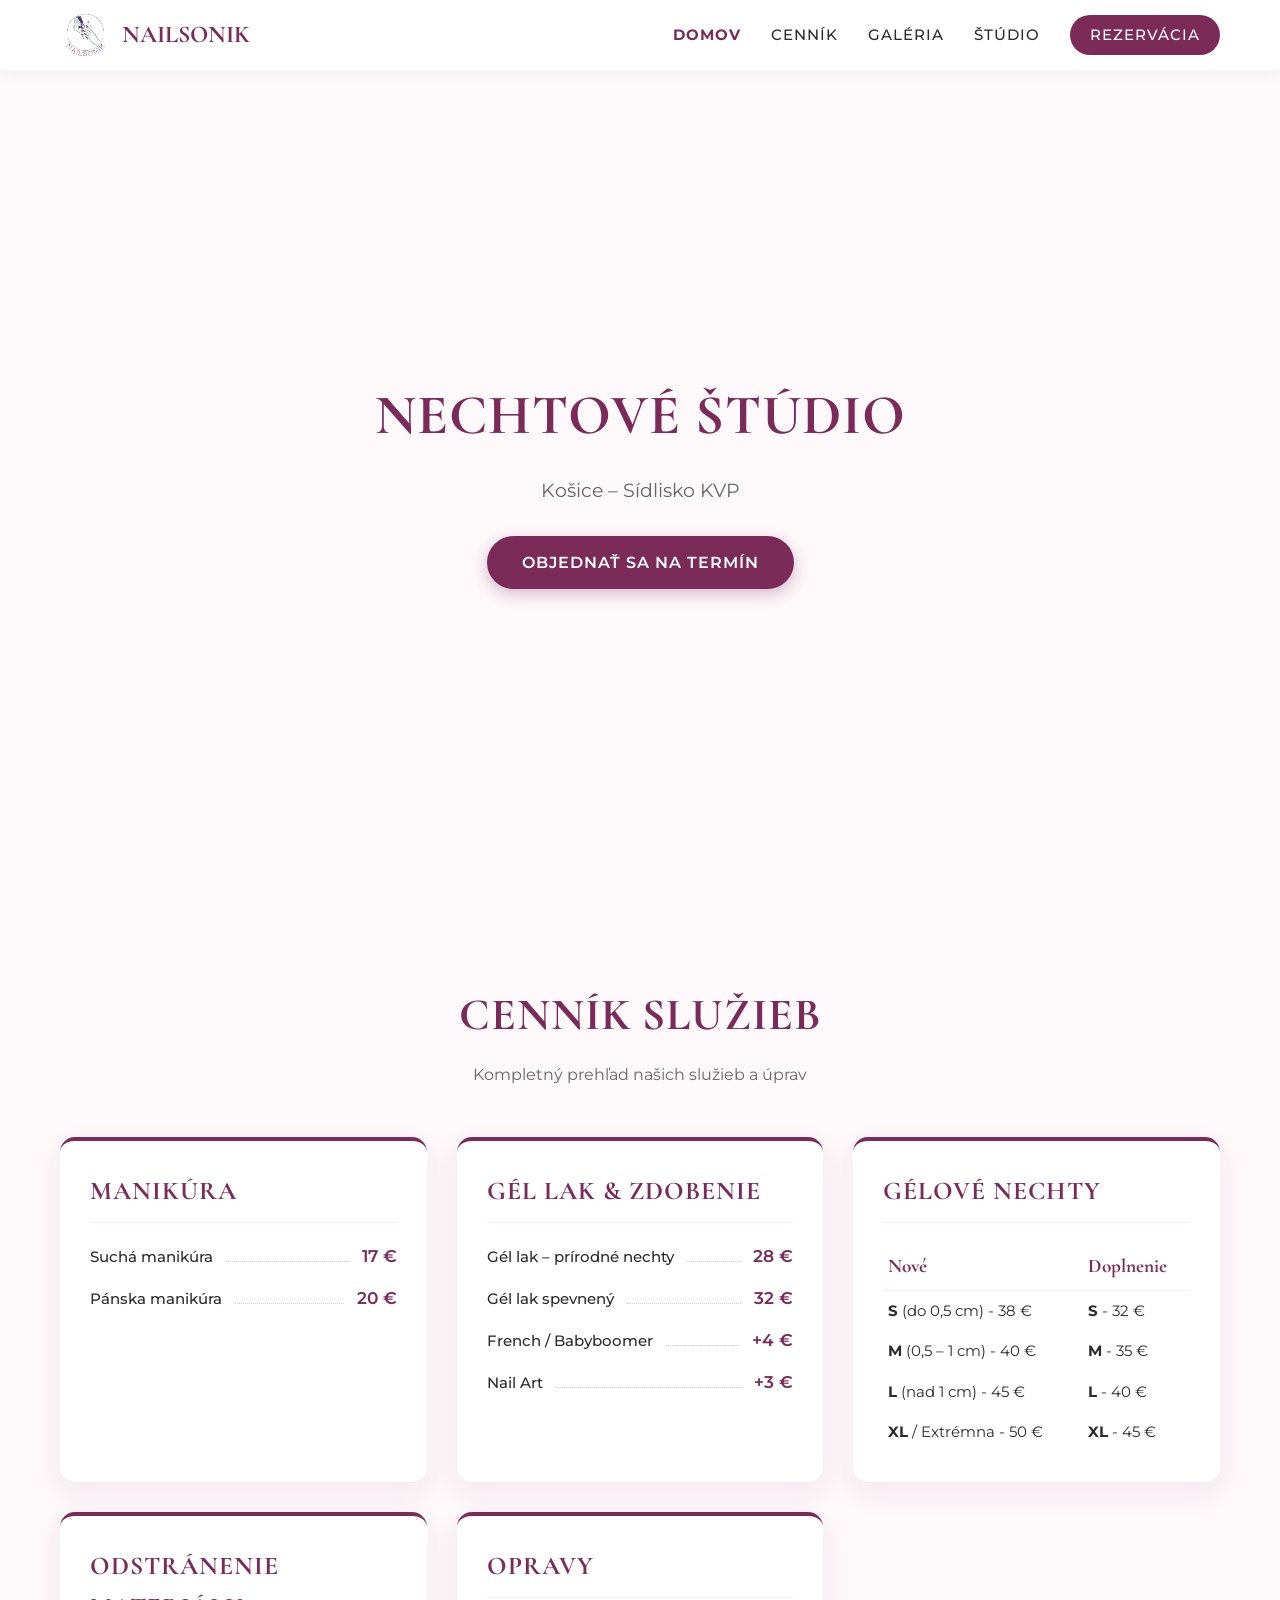
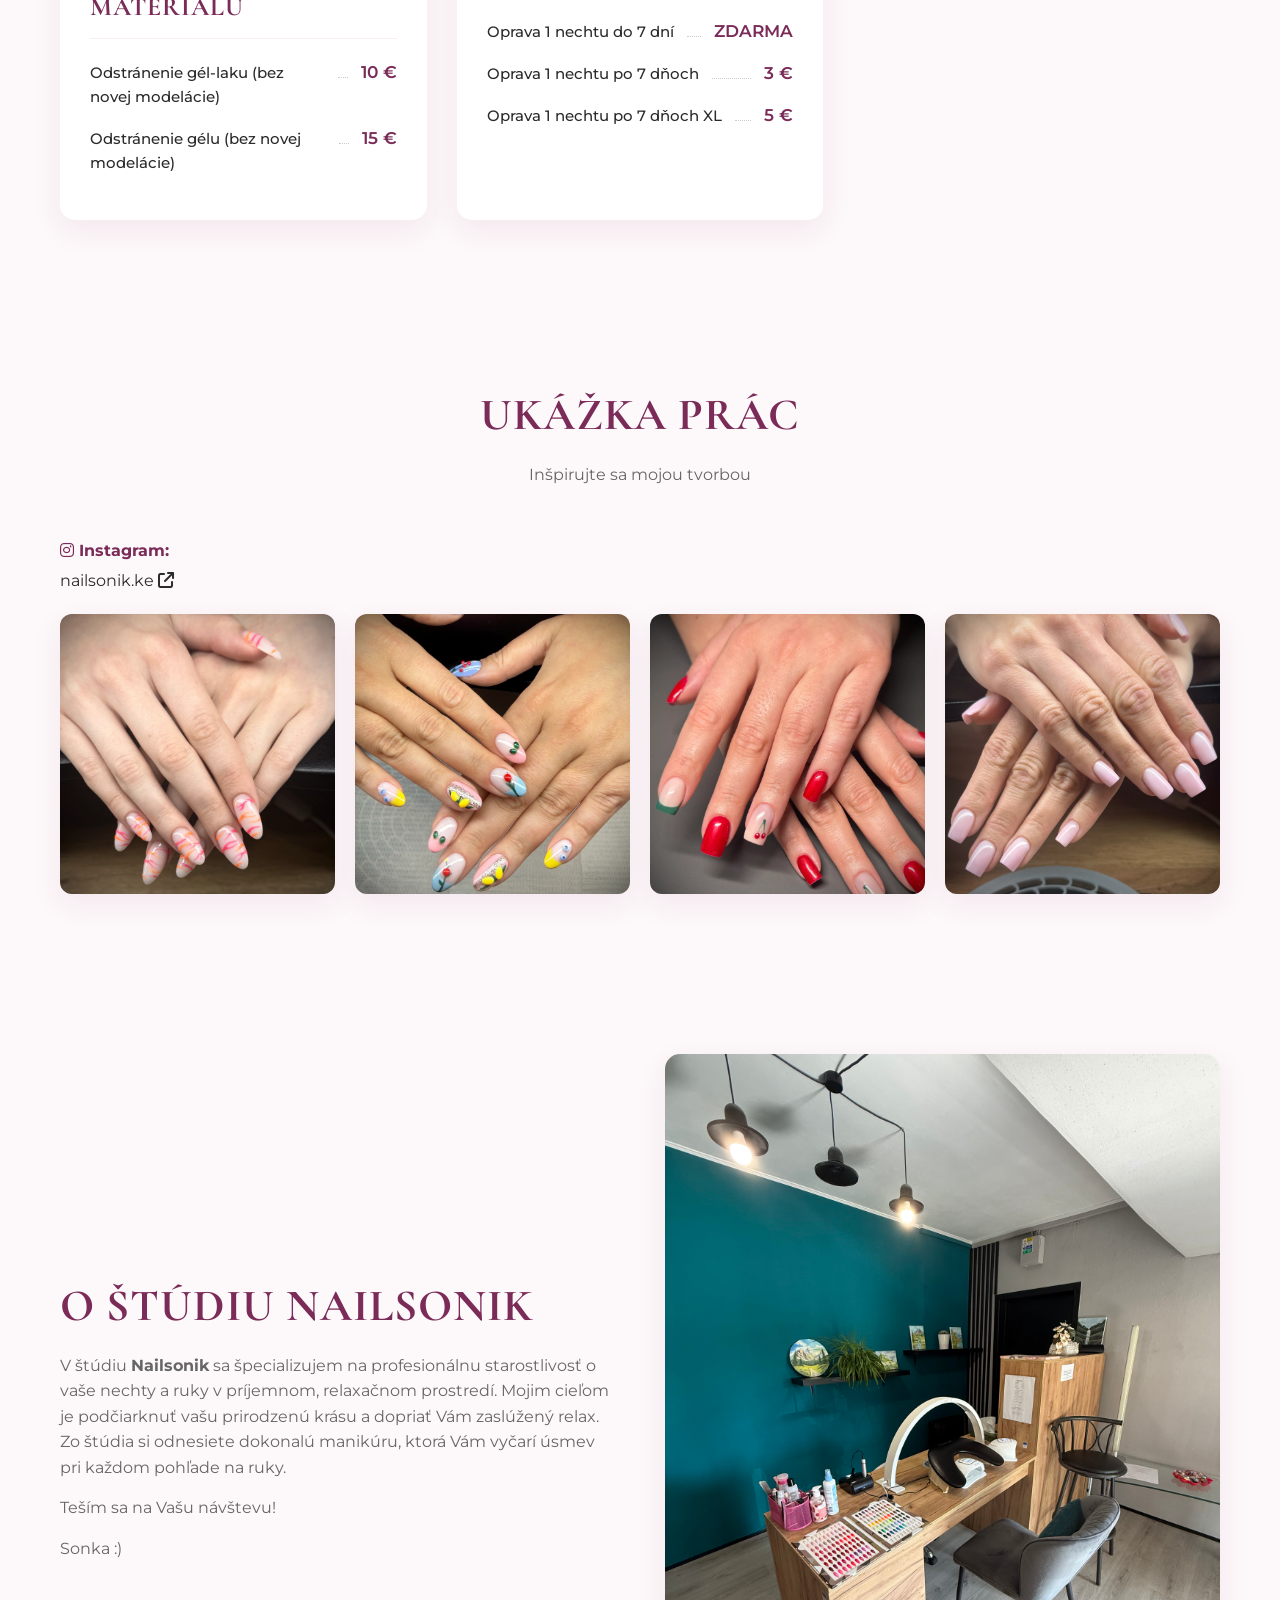
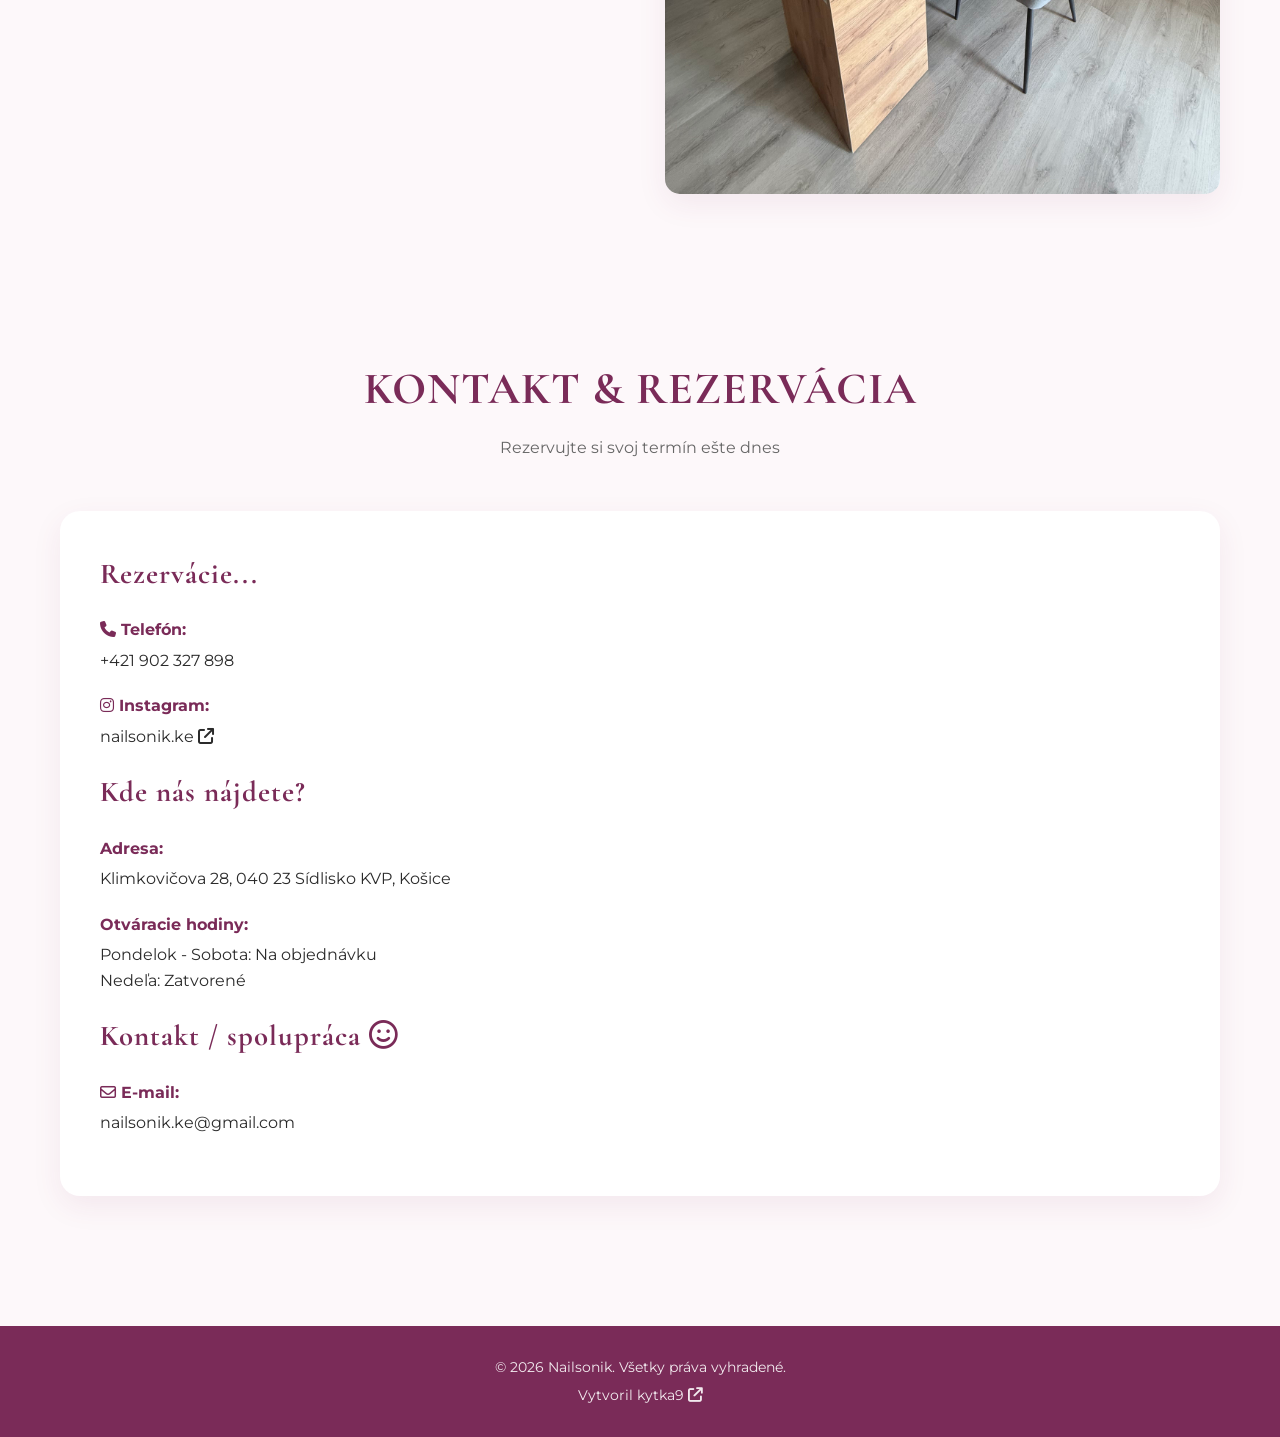
<file: index.html>
<!DOCTYPE html>
<html lang="sk">

<head>
  <meta charset="UTF-8">
  <meta name="viewport" content="width=device-width, initial-scale=1.0">
  <title>Nechtové štúdio Košice | Manikúra – Nailsonik</title>
  <meta name="author" content="Nailsonik">
  <meta name="description"
    content="Profesionálna úprava nechtov, manikúra a nechtový dizajn v Košiciach. Doprajte svojim rukám starostlivosť a štýlový vzhľad v štúdiu Nailsonik.">
  <meta name="keywords"
    content="Nailsonik, nechtové štúdio Košice, manikúra Košice, gélové nechty, úprava nechtov, nail art">
  <meta name="robots" content="index, follow">
  <link rel="canonical" href="https://nailsonik.sk/">
  <meta name="theme-color" content="#7a2b58">
  <!-- Open Graph -->
  <meta property="og:locale" content="sk_SK">
  <meta property="og:type" content="website">
  <meta property="og:url" content="https://nailsonik.sk/">
  <meta property="og:title" content="Nechtové štúdio Košice | Nailsonik">
  <meta property="og:description"
    content="Profesionálna manikúra, gélové nechty a dizajnová úprava nechtov v Košiciach – Sídlisko KVP. Objednajte sa ešte dnes!">
  <meta property="og:image" content="https://nailsonik.sk/assets/img/logo.jpg">
  <meta property="og:image:alt" content="Nailsonik – nechtové štúdio v Košiciach">
  <!-- Icon -->
  <link rel="icon" href="./favicon.ico" sizes="48x48">
  <link rel="icon" type="image/png" sizes="32x32" href="./assets/img/favicons/favicon-32x32.png" />
  <link rel="apple-touch-icon" sizes="180x180" href="./assets/img/favicons/apple-touch-icon.png" />
  <!-- Google Fonts -->
  <link rel="preconnect" href="https://fonts.googleapis.com">
  <link rel="preconnect" href="https://fonts.gstatic.com" crossorigin>
  <link
    href="https://fonts.googleapis.com/css2?family=Cormorant+Garamond:wght@400;600;700&family=Montserrat:wght@300;400;500;600&display=swap"
    rel="stylesheet">
  <link rel="stylesheet" href="https://cdnjs.cloudflare.com/ajax/libs/font-awesome/6.5.1/css/all.min.css">
  <!-- CSS -->
  <link rel="stylesheet" href="./assets/css/style.css">
  <!-- Schema.org -->
  <script type="application/ld+json">
    {
      "@context": "https://schema.org",
      "@type": "NailSalon",
      "@id": "https://nailsonik.sk/#business",
      "name": "Nailsonik",
      "url": "https://nailsonik.sk/",
      "image": "https://nailsonik.sk/assets/img/nailsonik-fotografia-salonu.webp",
      "telephone": "+421902327898",
      "email": "nailsonik.ke@gmail.com",
      "address": {
        "@type": "PostalAddress",
        "streetAddress": "Klimkovičova 28",
        "postalCode": "040 23",
        "addressLocality": "Košice",
        "addressCountry": "SK"
      },
      "sameAs": [
        "https://www.instagram.com/nailsonik.ke/"
      ],
      "areaServed": {
        "@type": "City",
        "name": "Košice"
      },
      "geo": {
        "@type": "GeoCoordinates",
        "latitude": "48.71354385427632",
        "longitude": "21.2072811401405"
      },
      "priceRange": "17 € – 50 €"
    }
  </script>
</head>

<body>

  <!-- Navigácia -->
  <header>
    <div class="nav-container">
      <a href="#home" class="logo">
        <img src="./assets/img/logo.png" alt="Nailsonik Logo">
        NAILSONIK
      </a>
      <!-- Mobile -->
      <button class="menu-toggle" id="menu-toggle" aria-label="Otvoriť menu">
        <span class="bar"></span>
        <span class="bar"></span>
        <span class="bar"></span>
      </button>
      <!-- PC -->
      <ul class="nav-links" id="nav-links">
        <li><a href="#home">Domov</a></li>
        <li><a href="#services">Cenník</a></li>
        <li><a href="#gallery">Galéria</a></li>
        <li><a href="#about">Štúdio</a></li>
        <li><a href="#contact" class="btn-reserve">Rezervácia</a></li>
      </ul>
    </div>
  </header>

  <!-- Hero Section -->

  <section id="home" class="hero">
    <div class="hero-content">
      <h1>Nechtové štúdio</h1>
      <p><span>Košice – Sídlisko KVP</span></p>
      <a href="#contact" class="cta-button">Objednať sa na termín</a>
    </div>
  </section>

  <!-- Cenník Služieb -->
  <section id="services">
    <h2 class="section-title">Cenník Služieb</h2>
    <p class="section-subtitle">Kompletný prehľad našich služieb a úprav</p>

    <div class="pricelist-grid">

      <!-- Manikúra -->
      <div class="price-card">
        <h3>Manikúra</h3>
        <div class="price-item">
          <span class="name">Suchá manikúra</span>
          <span class="dots"></span>
          <span class="price">17 €</span>
        </div>
        <div class="price-item">
          <span class="name">Pánska manikúra</span>
          <span class="dots"></span>
          <span class="price">20 €</span>
        </div>
      </div>

      <!-- Gél Lak a Zdobenie -->
      <div class="price-card">
        <h3>Gél Lak & Zdobenie</h3>
        <div class="price-item">
          <span class="name">Gél lak – prírodné nechty</span>
          <span class="dots"></span>
          <span class="price">28 €</span>
        </div>
        <div class="price-item">
          <span class="name">Gél lak spevnený</span>
          <span class="dots"></span>
          <span class="price">32 €</span>
        </div>
        <div class="price-item">
          <span class="name">French / Babyboomer</span>
          <span class="dots"></span>
          <span class="price">+4 €</span>
        </div>
        <div class="price-item">
          <span class="name">Nail Art</span>
          <span class="dots"></span>
          <span class="price">+3 €</span>
        </div>
      </div>

      <!-- Gélové Nechty -->
      <div class="price-card" style="grid-column: span 1;">
        <h3>Gélové Nechty</h3>
        <table class="gel-nails-table">
          <thead>
            <tr>
              <th>Nové</th>
              <th>Doplnenie</th>
            </tr>
          </thead>
          <tbody>
            <tr>
              <td><strong>S</strong> (do 0,5 cm) - 38 €</td>
              <td><strong>S</strong> - 32 €</td>
            </tr>
            <tr>
              <td><strong>M</strong> (0,5 – 1 cm) - 40 €</td>
              <td><strong>M</strong> - 35 €</td>
            </tr>
            <tr>
              <td><strong>L</strong> (nad 1 cm) - 45 €</td>
              <td><strong>L</strong> - 40 €</td>
            </tr>
            <tr>
              <td><strong>XL</strong> / Extrémna - 50 €</td>
              <td><strong>XL</strong> - 45 €</td>
            </tr>
          </tbody>
        </table>
      </div>

      <!-- Odstránenie Materiálu -->
      <div class="price-card">
        <h3>Odstránenie Materiálu</h3>
        <div class="price-item">
          <span class="name">Odstránenie gél-laku (bez novej modelácie)</span>
          <span class="dots"></span>
          <span class="price">10 €</span>
        </div>
        <div class="price-item">
          <span class="name">Odstránenie gélu (bez novej modelácie)</span>
          <span class="dots"></span>
          <span class="price">15 €</span>
        </div>
      </div>

      <!-- Opravy -->
      <div class="price-card">
        <h3>Opravy</h3>
        <div class="price-item">
          <span class="name">Oprava 1 nechtu do 7 dní</span>
          <span class="dots"></span>
          <span class="price">ZDARMA</span>
        </div>
        <div class="price-item">
          <span class="name">Oprava 1 nechtu po 7 dňoch</span>
          <span class="dots"></span>
          <span class="price">3 €</span>
        </div>
        <div class="price-item">
          <span class="name">Oprava 1 nechtu po 7 dňoch XL</span>
          <span class="dots"></span>
          <span class="price">5 €</span>
        </div>
      </div>

    </div>
  </section>

  <!-- Galéria -->
  <section id="gallery">
    <h2 class="section-title">Ukážka Prác</h2>
    <p class="section-subtitle">Inšpirujte sa mojou tvorbou</p>
    <div class="info-item">
      <strong><i class="fa-brands fa-instagram"></i>&nbsp;Instagram:</strong>
      <p><a href="https://www.instagram.com/nailsonik.ke/">nailsonik.ke&nbsp;<i
            class="fa-solid fa-arrow-up-right-from-square"></i></a></p>
    </div>

    <div class="gallery-grid">
      <div class="gallery-item">
        <a href="https://www.instagram.com/nailsonik.ke/" target="_blank">
          <img src="./assets/img/nails/ruzovo-oranzovy-tiger.webp" alt="Ružovo-oranžové nechty s tigrovaným vzorom">
        </a>
      </div>
      <div class="gallery-item">
        <a href="https://www.instagram.com/nailsonik.ke/" target="_blank">
          <img src="./assets/img/nails/farebna-zahrada.webp"
            alt="Farebný letný nail art s ovocným motívom a trblietkami">
        </a>
      </div>
      <div class="gallery-item">
        <a href="https://www.instagram.com/nailsonik.ke/" target="_blank">
          <img src="./assets/img/nails/letne-ceresne.webp" alt="Gélové nechty s červeným motívom čerešní">
        </a>
      </div>
      <div class="gallery-item">
        <a href="https://www.instagram.com/nailsonik.ke/" target="_blank">
          <img src="./assets/img/nails/formalna-ruzova.webp"
            alt="Jemné ružové nechty v minimalistickom štýle">
        </a>
      </div>
    </div>
  </section>

  <!-- O nás -->
  <section id="about">
    <div class="about-content">
      <div class="about-text">
        <h2 class="section-title" style="text-align: left;">O Štúdiu Nailsonik</h2>
        <p>V štúdiu <strong>Nailsonik</strong> sa špecializujem na profesionálnu starostlivosť o vaše nechty a ruky v
          príjemnom, relaxačnom prostredí. Mojim cieľom je podčiarknuť vašu prirodzenú krásu a dopriať Vám zaslúžený
          relax. Zo štúdia si odnesiete dokonalú manikúru, ktorá Vám vyčarí úsmev pri každom pohľade na ruky.</p>
        <p>Teším sa na Vašu návštevu!</p>
        <p>Sonka &#58;&#41;</p>
      </div>
      <div class="about-image">
        <img src="./assets/img/IMG_3388.jpg" alt="Salon Interior">
      </div>
    </div>
  </section>

  <!-- Kontakt a Rezervácia -->
  <section id="contact">
    <h2 class="section-title">Kontakt & Rezervácia</h2>
    <p class="section-subtitle">Rezervujte si svoj termín ešte dnes</p>

    <div class="contact-container">
      <div class="contact-info">
        <h3>Rezervácie...</h3>
        <div class="info-item">
          <strong><i class="fa-solid fa-phone"></i>&nbsp;Telefón:</strong>
          <p>
            <a href="tel:+421902327898">+421 902 327 898</a>
          </p>
        </div>
        <div class="info-item">
          <strong><i class="fa-brands fa-instagram"></i>&nbsp;Instagram:</strong>
          <p><a href="https://www.instagram.com/nailsonik.ke/">nailsonik.ke&nbsp;<i
                class="fa-solid fa-arrow-up-right-from-square"></i></a></p>
        </div>
        <h3>Kde nás nájdete?</h3>
        <div class="info-item">
          <strong>Adresa:</strong>
          <p>Klimkovičova 28, 040 23 Sídlisko KVP, Košice</p>
        </div>
        <div class="info-item">
          <strong>Otváracie hodiny:</strong>
          <p>Pondelok - Sobota: Na objednávku<br>Nedeľa: Zatvorené</p>
        </div>
        <h3>Kontakt / spolupráca <i class="fa-regular fa-face-smile"></i></h3>
        <div class="info-item">
          <strong><i class="fa-regular fa-envelope"></i>&nbsp;E-mail:</strong>
          <p>
            <a href="mailto:nailsonik.ke@gmail.com">nailsonik.ke@gmail.com</a>
          </p>
        </div>
      </div>
    </div>
  </section>

  <!-- Footer -->
  <footer>
    <p>&copy; 2026 Nailsonik. Všetky práva vyhradené.</p>
    <p>Vytvoril <a href="https://github.com/kytka9" target="_blank">kytka9 <i
          class="fa-solid fa-arrow-up-right-from-square"></i></a></p>
  </footer>

  <!-- JavaScript pre SPA Interaktivitu -->
  <script src="./assets/js/script.js" defer></script>
</body>

</html>
</file>
<file: assets/css/style.css>
/* ========================================
   NAILSONIK – hlavné štýly
======================================== */

:root {
    --primary: #7a2b58;
    --primary-light: #fbebf2;
    --accent: #a03c73;
    --text-dark: #2b2b2b;
    --text-muted: #666666;
    --bg-light: #fdf8fa;
    --white: #ffffff;
    --shadow: 0 10px 30px rgba(122, 43, 88, 0.08);
    --transition: all 0.3s ease;
    --header-height: 70px;
}

/* ========================================
   RESET A ZÁKLADNÉ NASTAVENIA
======================================== */

* {
    margin: 0;
    padding: 0;
    box-sizing: border-box;
}

html {
    scroll-behavior: smooth;
    scroll-padding-top: var(--header-height);
}

body {
    font-family: "Montserrat", sans-serif;
    color: var(--text-dark);
    background-color: var(--bg-light);
    line-height: 1.6;
}

h1,
h2,
h3,
h4 {
    font-family: "Cormorant Garamond", serif;
    letter-spacing: 1px;
}

img {
    max-width: 100%;
    height: auto;
}

/* ========================================
   HLAVIČKA A NAVIGÁCIA
======================================== */

header {
    position: fixed;
    top: 0;
    left: 0;
    width: 100%;
    min-height: var(--header-height);
    background: rgba(255, 255, 255, 0.96);
    backdrop-filter: blur(8px);
    -webkit-backdrop-filter: blur(8px);
    z-index: 1000;
    box-shadow: 0 2px 15px rgba(0, 0, 0, 0.05);
}

.nav-container {
    max-width: 1200px;
    min-height: var(--header-height);
    margin: 0 auto;
    display: flex;
    justify-content: space-between;
    align-items: center;
    padding: 10px 20px;
}

.logo {
    display: flex;
    align-items: center;
    gap: 12px;
    text-decoration: none;
    color: var(--primary);
    font-family: "Cormorant Garamond", serif;
    font-size: 1.5rem;
    font-weight: 700;
}

.logo img {
    height: 50px;
    width: auto;
    border-radius: 50%;
    object-fit: contain;
}

.nav-links {
    display: flex;
    align-items: center;
    list-style: none;
    gap: 30px;
}

.nav-links a {
    display: inline-block;
    text-decoration: none;
    color: var(--text-dark);
    font-weight: 500;
    font-size: 0.95rem;
    transition: var(--transition);
    text-transform: uppercase;
    letter-spacing: 1px;
}

.nav-links a:hover,
.nav-links a.active {
    color: var(--primary);
}

.nav-links a.active:not(.btn-reserve) {
    font-weight: 700;
}

.btn-reserve {
    background: var(--primary);
    color: var(--white) !important;
    padding: 8px 20px;
    border-radius: 25px;
    transition: var(--transition);
}

.btn-reserve:hover {
    background: var(--accent);
    transform: translateY(-2px);
}

/* Prístupnosť – viditeľné označenie klávesnicového fokusu */

a:focus-visible,
button:focus-visible {
    outline: 3px solid var(--accent);
    outline-offset: 4px;
}

/* ========================================
   HAMBURGER MENU
======================================== */

.menu-toggle {
    display: none;
    flex-direction: column;
    justify-content: space-between;
    width: 28px;
    height: 22px;
    background: transparent;
    border: none;
    cursor: pointer;
    padding: 1px 0;
    z-index: 1002;
}

.menu-toggle .bar {
    display: block;
    height: 3px;
    width: 100%;
    background-color: var(--primary);
    border-radius: 3px;
    transition: var(--transition);
}

/* ========================================
   HERO SEKCIa
======================================== */

.hero {
    min-height: 100vh;
    min-height: 100svh;
    display: flex;
    align-items: center;
    justify-content: center;
    text-align: center;
    background-position: center;
    background-repeat: no-repeat;
    background-size: contain;
    max-width: 100%;
    padding: calc(var(--header-height) + 30px) 20px 40px;
    margin: 0 auto;
}

.hero-content {
    max-width: 800px;
    width: 100%;
}

.hero img {
    width: 360px;
    height: 360px;
    margin-bottom: 20px;
    object-fit: contain;
    animation: fadeIn 1.5s ease;
}

.hero h1 {
    font-size: 3.5rem;
    color: var(--primary);
    margin-bottom: 15px;
    text-transform: uppercase;
}

.hero p {
    font-size: 1.2rem;
    color: var(--text-muted);
    margin-bottom: 30px;
}

.cta-button {
    display: inline-block;
    background: var(--primary);
    color: var(--white);
    padding: 14px 35px;
    text-decoration: none;
    border-radius: 30px;
    font-weight: 600;
    letter-spacing: 1px;
    text-transform: uppercase;
    box-shadow: 0 5px 15px rgba(122, 43, 88, 0.3);
    transition: var(--transition);
}

.cta-button:hover {
    background: var(--accent);
    transform: translateY(-3px);
    box-shadow: 0 8px 20px rgba(122, 43, 88, 0.4);
}

/* ========================================
   SPOLOČNÉ NASTAVENIA SEKCIÍ
======================================== */

section {
    padding: 80px 20px;
    max-width: 1200px;
    margin: 0 auto;
    scroll-margin-top: calc(var(--header-height) + 20px);
}

.section-title {
    text-align: center;
    font-size: 2.8rem;
    color: var(--primary);
    margin-bottom: 10px;
    text-transform: uppercase;
}

.section-subtitle {
    text-align: center;
    color: var(--text-muted);
    margin-bottom: 50px;
    font-size: 1rem;
}

/* ========================================
   CENNÍK SLUŽIEB
======================================== */

.pricelist-grid {
    display: grid;
    grid-template-columns: repeat(auto-fit, minmax(280px, 1fr));
    gap: 30px;
}

.price-card {
    background: var(--white);
    padding: 30px;
    border-radius: 15px;
    box-shadow: var(--shadow);
    border-top: 4px solid var(--primary);
    transition: var(--transition);
}

.price-card:hover {
    transform: translateY(-5px);
}

.price-card h3 {
    font-size: 1.6rem;
    color: var(--primary);
    margin-bottom: 20px;
    padding-bottom: 10px;
    border-bottom: 1px solid var(--primary-light);
    text-transform: uppercase;
}

.price-item {
    display: flex;
    justify-content: space-between;
    align-items: baseline;
    gap: 8px;
    margin-bottom: 15px;
}

.price-item .name {
    font-size: 0.95rem;
    color: var(--text-dark);
    font-weight: 500;
}

.price-item .dots {
    flex-grow: 1;
    min-width: 10px;
    border-bottom: 1px dotted #ccc;
    margin: 0 5px;
}

.price-item .price {
    flex-shrink: 0;
    font-weight: 600;
    color: var(--primary);
    font-size: 1.05rem;
}

/* ========================================
   TABUĽKA GÉLOVÝCH NECHTOV
======================================== */

.gel-nails-table {
    width: 100%;
    border-collapse: collapse;
    margin-top: 15px;
}

.gel-nails-table th,
.gel-nails-table td {
    padding: 8px 5px;
    text-align: left;
    font-size: 0.95rem;
}

.gel-nails-table th {
    color: var(--primary);
    font-family: "Cormorant Garamond", serif;
    font-size: 1.2rem;
    border-bottom: 1px solid var(--primary-light);
}

/* ========================================
   GALÉRIA
======================================== */

.gallery-grid {
    display: grid;
    grid-template-columns: repeat(auto-fit, minmax(250px, 1fr));
    gap: 20px;
}

.gallery-item {
    position: relative;
    border-radius: 12px;
    overflow: hidden;
    height: 280px;
    box-shadow: var(--shadow);
}

.gallery-item a {
    display: block;
    width: 100%;
    height: 100%;
}

.gallery-item img {
    display: block;
    width: 100%;
    height: 100%;
    object-fit: cover;
    transition: var(--transition);
}

.gallery-item:hover img {
    transform: scale(1.08);
}

/* ========================================
   O ŠTÚDIU
======================================== */

.about-content {
    display: grid;
    grid-template-columns: 1fr 1fr;
    gap: 50px;
    align-items: center;
}

.about-text p {
    margin-bottom: 15px;
    color: var(--text-muted);
}

.about-image img {
    display: block;
    width: 100%;
    border-radius: 15px;
    box-shadow: var(--shadow);
    object-fit: cover;
}

/* ========================================
   KONTAKT A REZERVÁCIA
======================================== */

.contact-container {
    display: grid;
    grid-template-columns: 1fr;
    gap: 40px;
    background: var(--white);
    padding: 40px;
    border-radius: 20px;
    box-shadow: var(--shadow);
}

.contact-info h3 {
    font-size: 1.8rem;
    color: var(--primary);
    margin-bottom: 20px;
}

.info-item {
    margin-bottom: 20px;
}

.info-item strong {
    display: block;
    color: var(--primary);
    margin-bottom: 5px;
}

.info-item a {
    color: var(--text-dark);
    text-decoration: none;
    transition: var(--transition);
}

.info-item a:hover {
    color: var(--primary);
}

/* Príprava pre prípadný rezervačný formulár */

.booking-form .form-group {
    margin-bottom: 20px;
}

.booking-form label {
    display: block;
    margin-bottom: 5px;
    font-weight: 500;
    font-size: 0.9rem;
}

.booking-form input,
.booking-form select,
.booking-form textarea {
    width: 100%;
    padding: 12px;
    border: 1px solid #ddd;
    border-radius: 8px;
    font-family: inherit;
    outline: none;
    transition: var(--transition);
}

.booking-form input:focus,
.booking-form select:focus,
.booking-form textarea:focus {
    border-color: var(--primary);
}

.submit-btn {
    width: 100%;
    background: var(--primary);
    color: var(--white);
    border: none;
    padding: 14px;
    border-radius: 8px;
    font-weight: 600;
    cursor: pointer;
    transition: var(--transition);
}

.submit-btn:hover {
    background: var(--accent);
}

/* ========================================
   PÄTIČKA
======================================== */

footer {
    background: var(--primary);
    color: var(--white);
    text-align: center;
    padding: 30px 20px;
    margin-top: 50px;
}

footer p {
    font-size: 0.9rem;
    opacity: 0.9;
}

footer p + p {
    margin-top: 5px;
}

footer a {
    color: inherit;
    text-decoration: none;
    transition: var(--transition);
}

footer a:hover {
    color: var(--primary-light);
}

/* ========================================
   ANIMÁCIE
======================================== */

@keyframes fadeIn {
    from {
        opacity: 0;
        transform: translateY(20px);
    }

    to {
        opacity: 1;
        transform: translateY(0);
    }
}

/* ========================================
   TABLETY A MOBILY
======================================== */

@media (max-width: 768px) {

    :root {
        --header-height: 65px;
    }

    /* Navigácia */

    .nav-container {
        padding: 8px 18px;
    }

    .logo {
        font-size: 1.3rem;
    }

    .logo img {
        height: 45px;
    }

    .menu-toggle {
        display: flex;
    }

    .nav-links {
        display: flex;
        flex-direction: column;
        justify-content: center;
        align-items: center;
        position: fixed;
        top: 0;
        right: 0;
        width: min(80%, 350px);
        height: 100vh;
        height: 100dvh;
        padding: 80px 25px 30px;
        background-color: rgba(255, 255, 255, 0.98);
        backdrop-filter: blur(10px);
        -webkit-backdrop-filter: blur(10px);
        box-shadow: -5px 0 20px rgba(0, 0, 0, 0.1);
        gap: 28px;
        z-index: 1001;

        transform: translateX(100%);
        visibility: hidden;
        pointer-events: none;

        transition:
            transform 0.35s ease-in-out,
            visibility 0.35s ease-in-out;
    }

    .nav-links.active {
        transform: translateX(0);
        visibility: visible;
        pointer-events: auto;
    }

    .nav-links a {
        font-size: 1rem;
    }

    /* Animácia hamburger tlačidla */

    .menu-toggle.active .bar:nth-child(1) {
        transform: translateY(8.5px) rotate(45deg);
    }

    .menu-toggle.active .bar:nth-child(2) {
        opacity: 0;
    }

    .menu-toggle.active .bar:nth-child(3) {
        transform: translateY(-8.5px) rotate(-45deg);
    }

    /* Hero */

    .hero {
        min-height: 90vh;
        min-height: 90svh;
        padding-top: calc(var(--header-height) + 40px);
    }

    .hero h1 {
        font-size: 2.5rem;
    }

    .hero p {
        font-size: 1.05rem;
    }

    .hero img {
        width: 260px;
        height: 260px;
    }

    /* Sekcie */

    section {
        padding: 65px 20px;
    }

    .section-title {
        font-size: 2.3rem;
    }

    .section-subtitle {
        margin-bottom: 35px;
    }

    /* Rozloženie */

    .about-content {
        grid-template-columns: 1fr;
        gap: 30px;
    }

    .contact-container {
        grid-template-columns: 1fr;
        padding: 30px 22px;
    }

    .pricelist-grid {
        grid-template-columns: 1fr;
    }

    .gallery-grid {
        grid-template-columns: repeat(2, minmax(0, 1fr));
    }

    .gallery-item {
        height: 240px;
    }
}

/* ========================================
   MENŠIE MOBILY
======================================== */

@media (max-width: 480px) {

    .logo {
        font-size: 1.15rem;
    }

    .logo img {
        height: 40px;
    }

    .hero h1 {
        font-size: 2rem;
    }

    .hero p {
        font-size: 1rem;
    }

    .cta-button {
        padding: 12px 24px;
        font-size: 0.85rem;
    }

    .section-title {
        font-size: 2rem;
    }

    .price-card {
        padding: 22px 18px;
    }

    .price-item .name {
        font-size: 0.85rem;
    }

    .price-item .price {
        font-size: 0.95rem;
    }

    .gel-nails-table th,
    .gel-nails-table td {
        font-size: 0.82rem;
    }

    .gallery-grid {
        grid-template-columns: 1fr;
    }

    .gallery-item {
        height: 280px;
    }

    .contact-container {
        padding: 25px 18px;
    }
}

/* ========================================
   OBMEDZENIE ANIMÁCIÍ
   Pre používateľov, ktorí preferujú menej pohybu
======================================== */

@media (prefers-reduced-motion: reduce) {

    html {
        scroll-behavior: auto;
    }

    *,
    *::before,
    *::after {
        animation-duration: 0.01ms !important;
        animation-iteration-count: 1 !important;
        transition-duration: 0.01ms !important;
        scroll-behavior: auto !important;
    }
}
</file>
